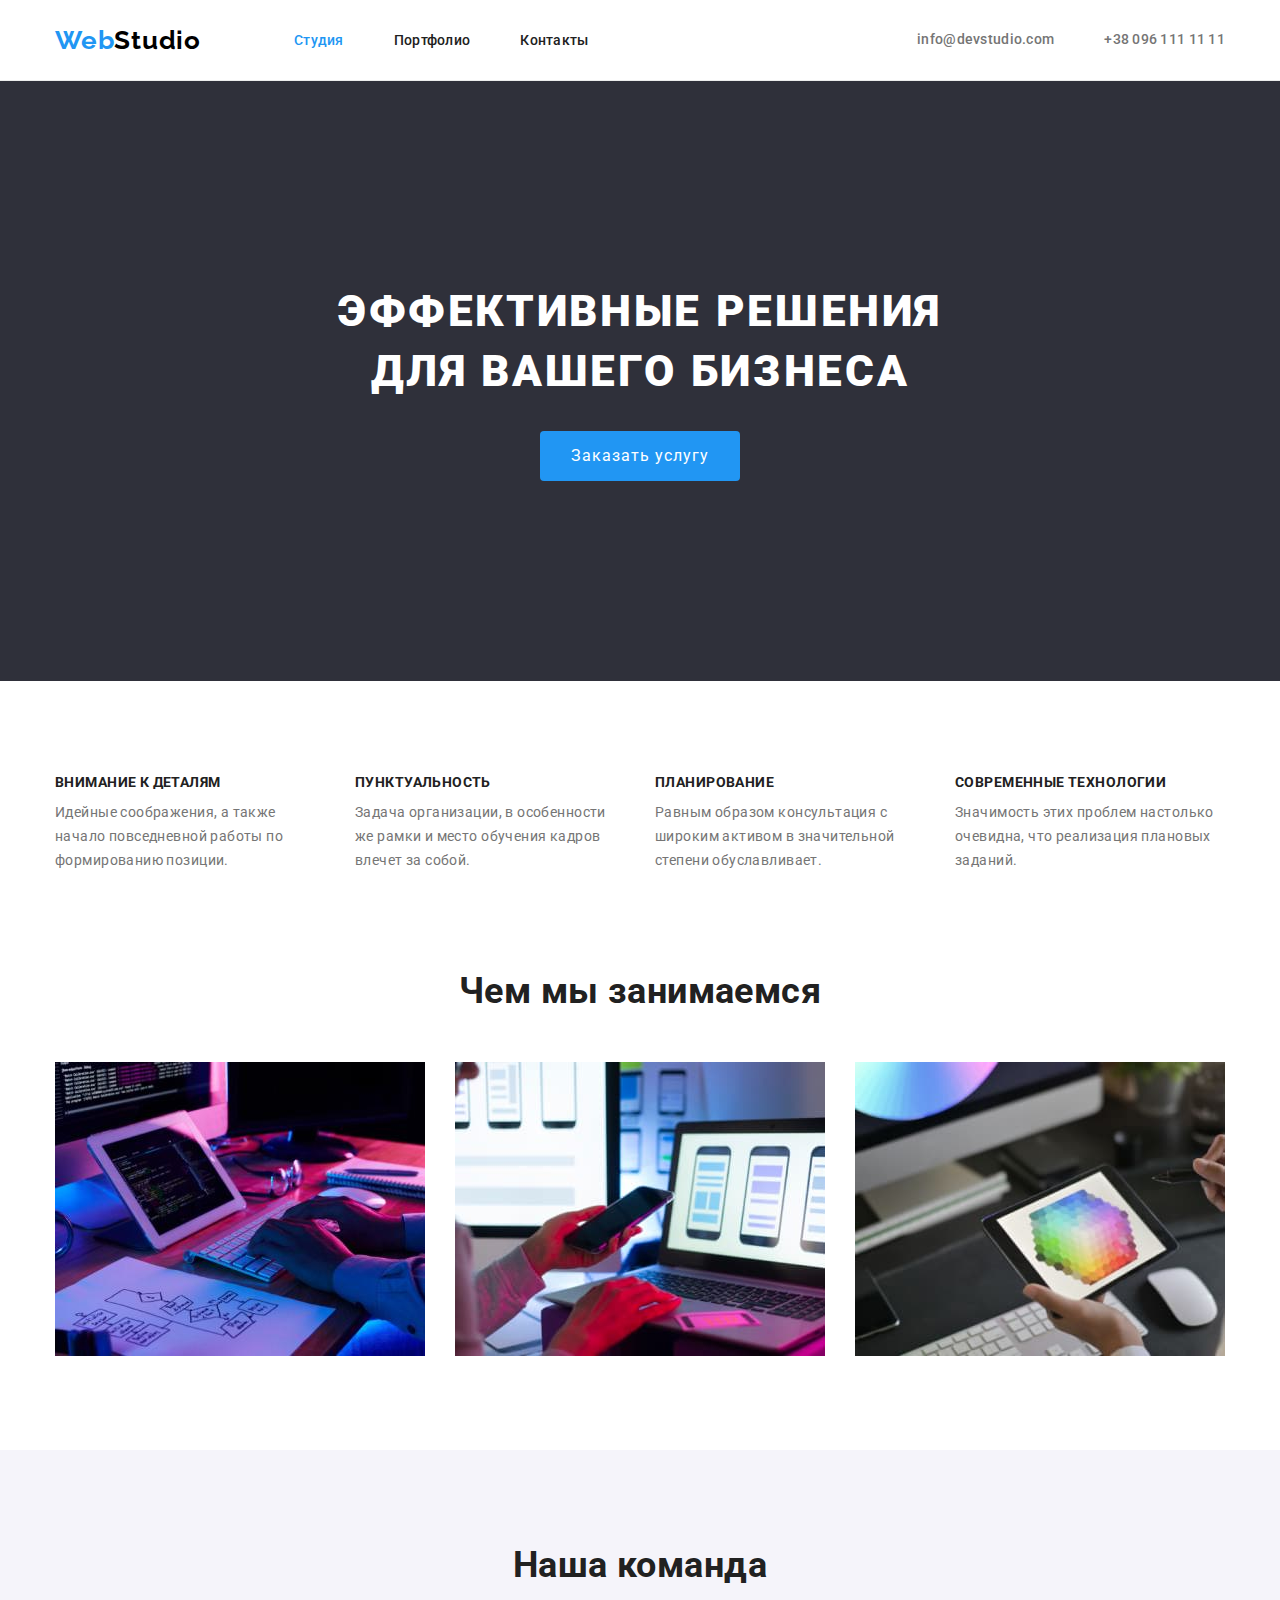
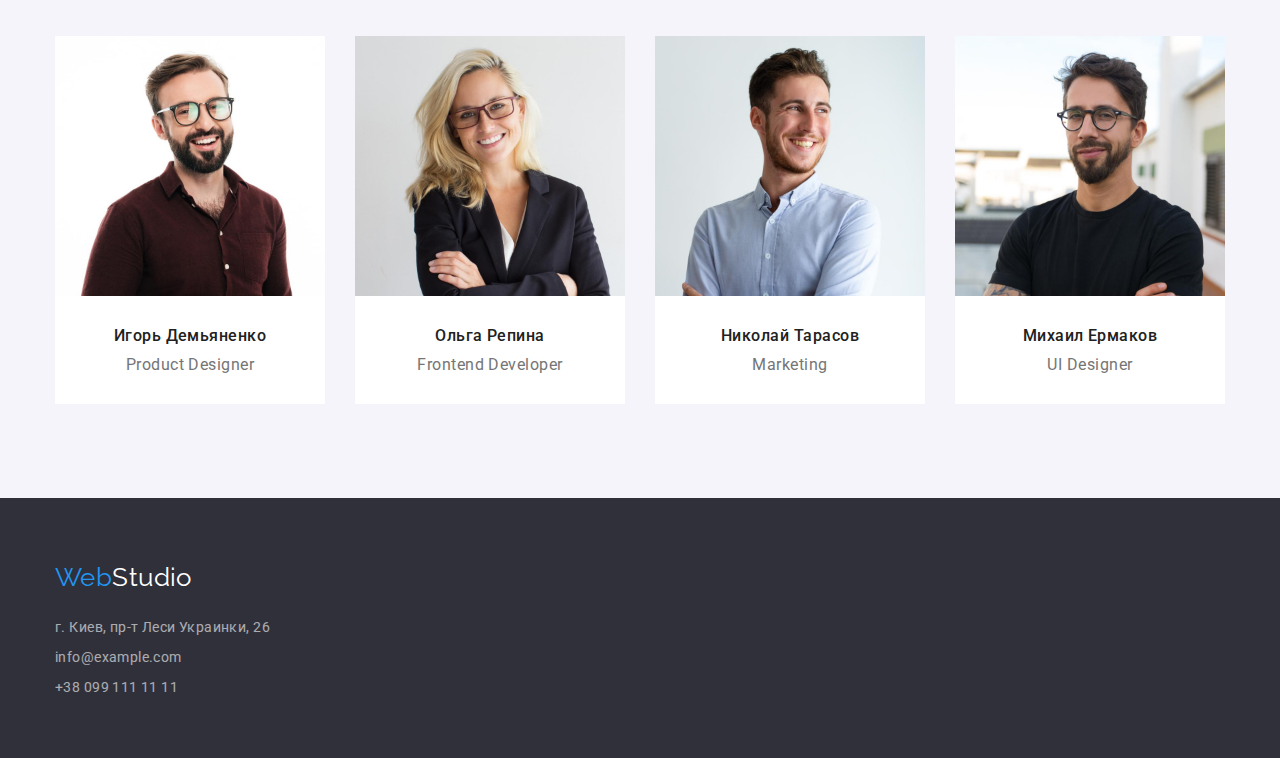
<file: index.html>
<!DOCTYPE html>
<html lang="ru">
<head>
    <meta charset="UTF-8">
    <meta http-equiv="X-UA-Compatible" content="IE=edge">
    <meta name="viewport" content="width=device-width, initial-scale=1.0">
    <title>Home Work №3</title>
    
    <link rel="preconnect" href="https://fonts.googleapis.com">
    <link rel="preconnect" href="https://fonts.gstatic.com" crossorigin>
    <link href="https://fonts.googleapis.com/css2?family=Raleway:wght@700&family=Roboto:wght@400;500;700;900&display=swap"
        rel="stylesheet">
    
    <link rel="stylesheet" href="https://cdnjs.cloudflare.com/ajax/libs/modern-normalize/1.1.0/modern-normalize.min.css">

    <link rel="stylesheet" href="./css/styles.css">
</head>
<body>
    <header class="header">
        <div class="container main-nav">
            <nav class="main-nav">
                <a href="./index.html" class="full-logo-header"><span class="logo">Web</span>Studio</a>
                <ul class="site-nav list">
                    <li class="item">
                        <a href="./index.html" class="link current">Студия</a>
                    </li>
                    <li class="item">
                        <a href="./portfolio.html" class="link">Портфолио</a>
                    </li>
                    <li class="item">
                        <a href="" class="link">Контакты</a>
                    </li>
                </ul>
            </nav>
            <ul class="contacts-nav list">
                <li class="item">
                    <a href="mailto:info@devstudio.com" class="contact">info@devstudio.com</a>
                </li>
                <li class="item">
                    <a href="tel:+380961111111" class="contact">+38 096 111 11 11</a>
                </li>
            </ul>
        </div>
    </header>
    <main>
        <section class="hero">
            <h1 class="hero-title">Эффективные решения для вашего бизнеса</h1>
            <button type="button" class="button">Заказать услугу</button>
        </section>
        <section class="section">
            <div class="container">  
                <h2 class="visually-hidden title">Принципы работы</h2>
                <ul class="content list">
                    <li class="content-item">
                        <h3 class="content-title">ВНИМАНИЕ К ДЕТАЛЯМ</h3>
                        <p class="content-text">Идейные соображения, а также начало повседневной работы по формированию позиции.</p>
                    </li>
                    <li class="content-item">
                        <h3 class="content-title">ПУНКТУАЛЬНОСТЬ</h3>
                        <p class="content-text">Задача организации, в особенности же рамки и место обучения кадров влечет за собой.</p>
                    </li>
                    <li class="content-item">
                        <h3 class="content-title">ПЛАНИРОВАНИЕ</h3>
                        <p class="content-text">Равным образом консультация с широким активом в значительной степени обуславливает.</p>
                    </li>
                    <li class="content-item">
                        <h3 class="content-title">СОВРЕМЕННЫЕ ТЕХНОЛОГИИ</h3>
                        <p class="content-text">Значимость этих проблем настолько очевидна, что реализация плановых заданий.</p>
                    </li>
                </ul>
            </div>
        </section>
        <section class="section work">
            <div class="container">
                <h2 class="title">Чем мы занимаемся</h2>
                <ul class="works list">
                    <li class="icon">
                        <img src="./images/box1.jpg" alt="Computer" width="370" height="294">
                    </li>
                    <li class="icon">
                        <img src="./images/box2.jpg" alt="Phone" width="370" height="294">
                    </li>
                    <li class="icon">
                        <img src="./images/box3.jpg" alt="Tablet" width="370" height="294">
                    </li>
                </ul>
            </div>
        </section>
        <section class="section team">
            <div class="container">
                <h2 class="title">Наша команда</h2>
                <ul class="team-persons list">
                    <li class="person">
                        <img src="./images/1.product-designer.jpg" alt="Игорь Демьяненко" width="270" height="260">
                        <h3 class="person-name">Игорь Демьяненко</h3>
                        <p class="specialty">Product Designer</p>
                    </li>
                    <li class="person">
                        <img src="./images/2.frontend-developer.jpg" alt="Ольга Репина" width="270" height="260">
                        <h3 class="person-name">Ольга Репина</h3>
                        <p class="specialty">Frontend Developer</p>
                    </li>
                    <li class="person">
                        <img src="./images/3.marketing.jpg" alt="Николай Тарасов" width="270" height="260">
                        <h3 class="person-name">Николай Тарасов</h3>
                        <p class="specialty">Marketing</p>
                    </li>
                    <li class="person">
                        <img src="./images/4.ui-designer.jpg" alt="Михаил Ермаков" width="270" height="260">
                        <h3 class="person-name">Михаил Ермаков</h3>
                        <p class="specialty">UI Designer</p>
                    </li>
                </ul>
            </div>
        </section>
    </main>
    <footer class="footer">
        <div class="container">
            <a href="#" class="full-logo-footer"><span class="logo">Web</span>Studio</a>
            <address class="address">
                <ul class="location-list list">
                    <li class="location">
                        <a href="#" class="address-link">г. Киев, пр-т Леси Украинки, 26</a>
                    </li>
                    <li class="location">
                        <a href="mailto:info@example.com" class="address-link">info@example.com</a>
                    </li>
                    <li class="location">
                        <a href="tel:+380991111111" class="address-link">+38 099 111 11 11</a>
                    </li>
                </ul>
            </address>
        </div>
    </footer>
</body>
</html>
</file>
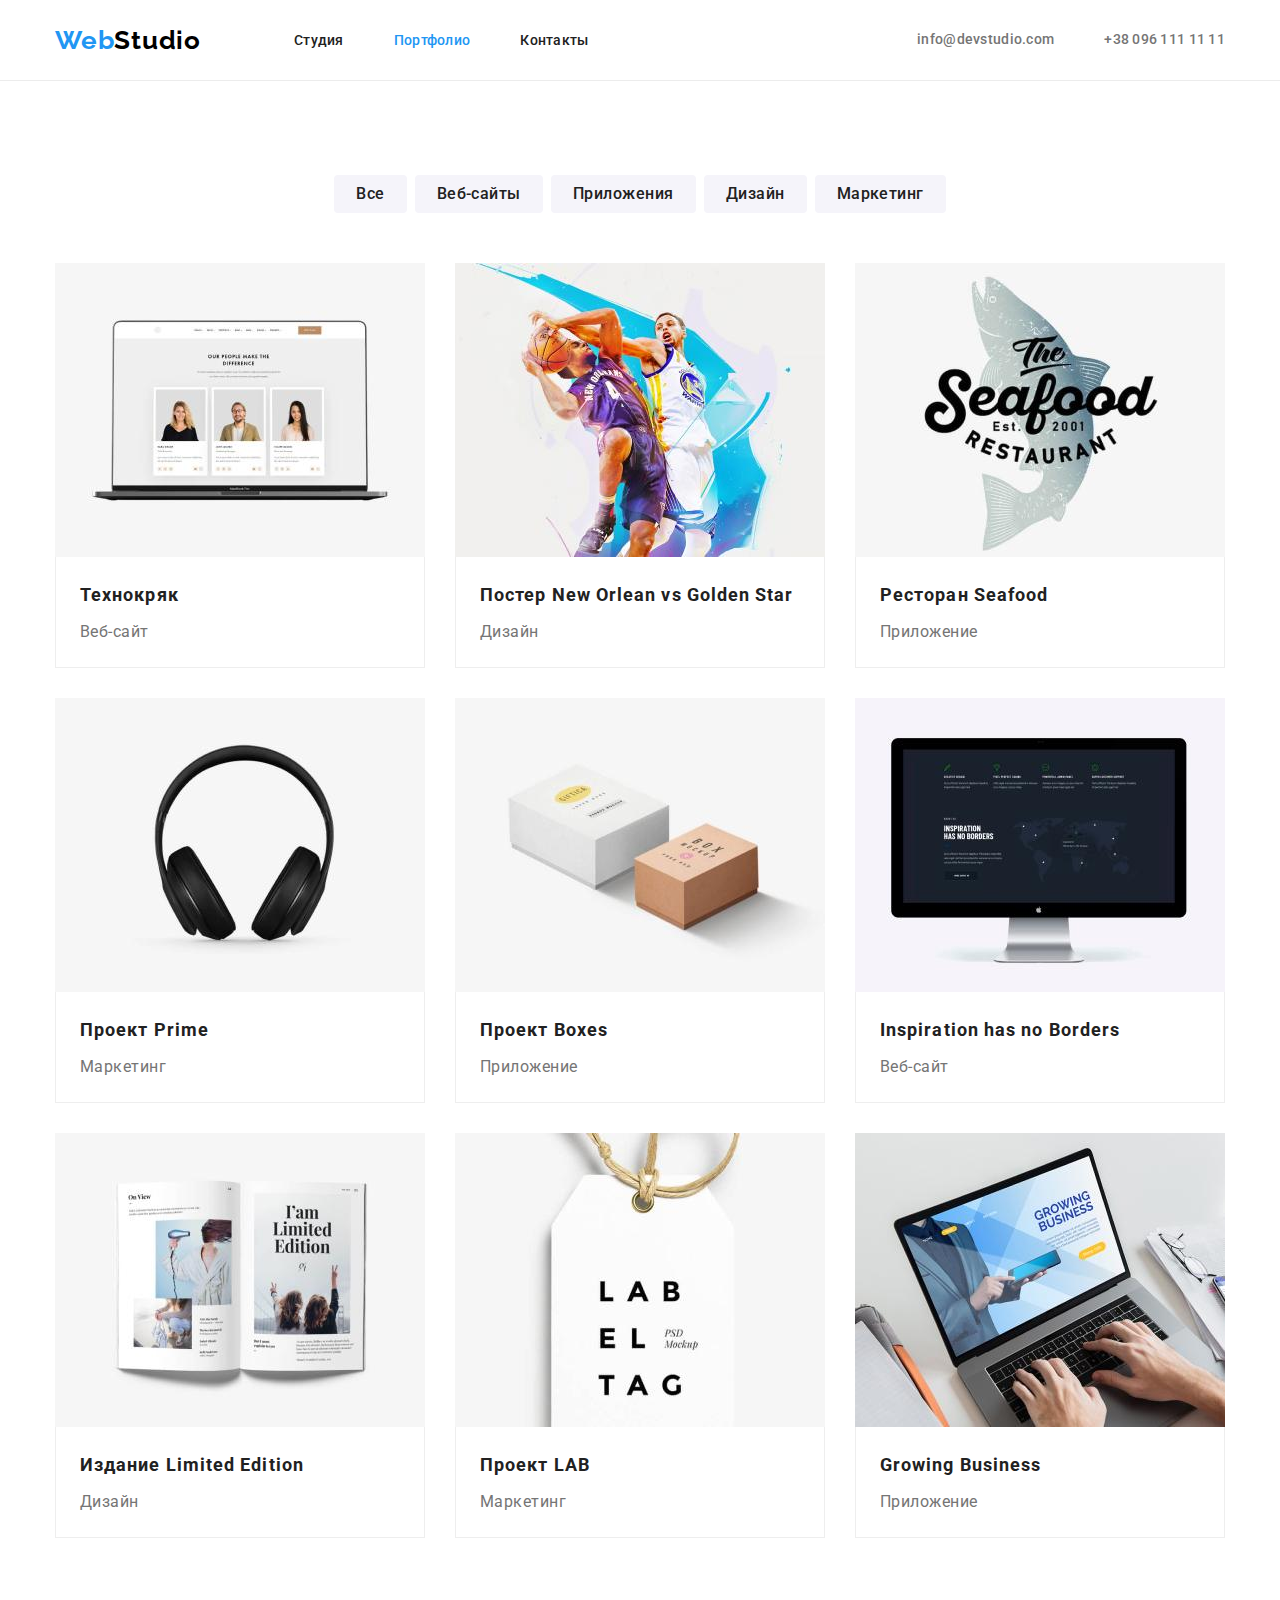
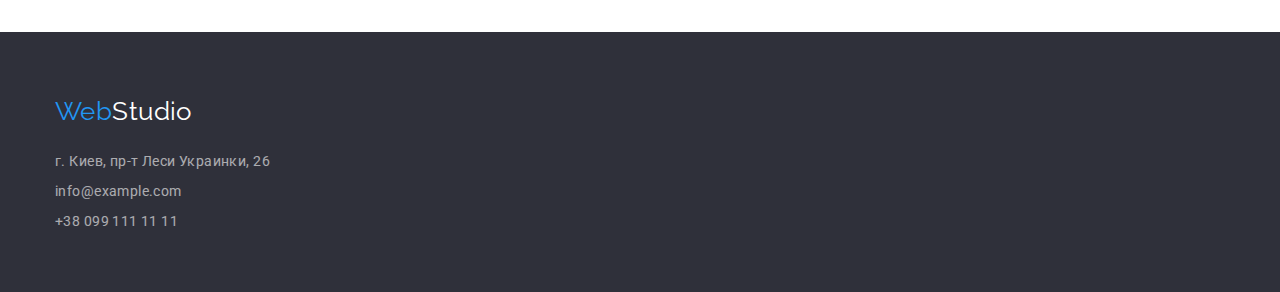
<file: portfolio.html>
<!DOCTYPE html>
<html lang="ru">
<head>
    <meta charset="UTF-8">
    <meta http-equiv="X-UA-Compatible" content="IE=edge">
    <meta name="viewport" content="width=device-width, initial-scale=1.0">
    <title>Portfolio</title>
    
    <link rel="preconnect" href="https://fonts.googleapis.com">
    <link rel="preconnect" href="https://fonts.gstatic.com" crossorigin>
    <link href="https://fonts.googleapis.com/css2?family=Raleway:wght@700&family=Roboto:wght@400;500;700;900&display=swap"
        rel="stylesheet">
    
    <link rel="stylesheet" href="https://cdnjs.cloudflare.com/ajax/libs/modern-normalize/1.1.0/modern-normalize.min.css">

    <link rel="stylesheet" href="./css/styles.css">
</head>
<body>
    <header class="header">
        <div class="container main-nav">
            <nav class="main-nav">
                <a href="./index.html" class="full-logo-header"><span class="logo">Web</span>Studio</a>
                <ul class="site-nav list">
                    <li class="item">
                        <a href="./index.html" class="link">Студия</a>
                    </li >
                    <li class="item">
                        <a href="./portfolio.html" class="link current">Портфолио</a>
                    </li>
                    <li class="item">
                        <a href="" class="link">Контакты</a>
                    </li>
                </ul>
            </nav>
            <ul class="contacts-nav list">
                <li class="item">
                    <a href="mailto:info@devstudio.com" class="contact">info@devstudio.com</a>
                </li>
                <li class="item">
                    <a href="tel:+380961111111" class="contact">+38 096 111 11 11</a>
                </li>
            </ul>
        </div>
    </header>
    <main>
        <section class="section">
            <div class="container">
                <h1 class="visually-hidden title">Портфолио</h1>
                <ul class="buttons-nav list">
                    <li class="button-item">
                        <button type="button" class="button-link">Все</button>
                    </li>
                    <li class="button-item">
                        <button type="button" class="button-link">Веб-сайты</button>
                    </li>
                    <li class="button-item">
                        <button type="button" class="button-link">Приложения</button>
                    </li>
                    <li class="button-item">
                        <button type="button" class="button-link">Дизайн</button>
                    </li>
                    <li class="button-item">
                        <button type="button" class="button-link">Маркетинг</button>
                    </li>
                </ul>
                <ul class="projects list">
                    <li class="project-description">
                        <img src="./images/portfolio1.jpg" alt="Технокряк" width="370" height="294">
                        <div class="description">
                            <h2 class="img-text">Технокряк</h2>
                            <p class="paragraph">Веб-сайт</p>
                        </div>
                    </li>
                    <li class="project-description">
                        <img src="./images/portfolio2.jpg" alt="Постер New Orlean vs Golden Star" width="370" height="294">
                        <div class="description">
                            <h2 class="img-text">Постер New Orlean vs Golden Star</h2>
                            <p class="paragraph">Дизайн</p>
                        </div>
                    </li>
                    <li class="project-description">
                        <img src="./images/portfolio3.jpg" alt="Ресторан Seafood" width="370" height="294">
                        <div class="description">
                            <h2 class="img-text">Ресторан Seafood</h2>
                            <p class="paragraph">Приложение</p>
                        </div>
                    </li>
                    <li class="project-description">
                        <img src="./images/portfolio4.jpg" alt="Проект Prime" width="370" height="294">
                        <div class="description">
                            <h2 class="img-text">Проект Prime</h2>
                            <p class="paragraph">Маркетинг</p>
                        </div>
                    </li>
                    <li class="project-description">
                        <img src="./images/portfolio5.jpg" alt="Проект Boxes" width="370" height="294">
                        <div class="description">
                            <h2 class="img-text">Проект Boxes</h2>
                            <p class="paragraph">Приложение</p>
                        </div>
                    </li>
                    <li class="project-description">
                        <img src="./images/portfolio6.jpg" alt="Inspiration has no Borders" width="370" height="294">
                        <div class="description">
                            <h2 class="img-text">Inspiration has no Borders</h2>
                            <p class="paragraph">Веб-сайт</p>
                        </div>
                    </li>
                    <li class="project-description">
                        <img src="./images/portfolio7.jpg" alt="Издание Limited Edition" width="370" height="294">
                        <div class="description">
                            <h2 class="img-text">Издание Limited Edition</h2>
                            <p class="paragraph">Дизайн</p>
                        </div>
                    </li>
                    <li class="project-description">
                        <img src="./images/portfolio8.jpg" alt="Проект LAB" width="370" height="294">
                        <div class="description">
                            <h2 class="img-text">Проект LAB</h2>
                            <p class="paragraph">Маркетинг</p>
                        </div>
                    </li>
                    <li class="project-description">
                        <img src="./images/portfolio9.jpg" alt="Growing Business" width="370" height="294">
                        <div class="description">
                            <h2 class="img-text">Growing Business</h2>
                            <p class="paragraph">Приложение</p>
                        </div>
                    </li>
                </ul>
            </div>
        </section>
    </main>
    <footer class="footer-portfolio-page">
        <div class="container">
            <a href="#" class="full-logo-footer"><span class="logo">Web</span>Studio</a>
            <address class="address">
                <ul class="location-list list">
                    <li class="location">
                        <a href="#" class="address-link">г. Киев, пр-т Леси Украинки, 26</a>
                    </li>
                    <li class="location">
                        <a href="mailto:info@example.com" class="address-link">info@example.com</a>
                    </li>
                    <li class="location">
                        <a href="tel:+380991111111" class="address-link">+38 099 111 11 11</a>
                    </li>
                </ul>
            </address>
        </div>
    </footer>
</body>
</html>
</file>
<file: css/styles.css>
html {
    box-sizing: border-box;
}

*,
*::before;
*::after {
    box-sizing: inherit;
}

h1,
h2,
h3,
h4,
h5,
h6,
p {
    margin: 0;
}

(ul) */ .list {
    list-style: none;
    padding-left: 0;
    margin: 0;
}

.link {
    text-decoration: none;
    color: inherit;
}

img {
    display: block;
    max-width: 100%;
    height: auto;
}


address {
    font-style: normal;
    /* or */
    font-style: inherit;
}

/*Fonts*/
@font-face {
    font-family: 'Raleway';
    src: local('Raleway') url('../fonts/Raleway-Bold.ttf') format('truetype');
    font-weight: 700;
    font-style: 26px;
    font-display: swap;
}

@font-face {
    font-family: 'Roboto';
    src: local('Roboto') url('../fonts/Roboto-Regular.ttf') format('truetype');
    font-weight: 400;
    font-style: normal;
    font-display: swap;
}

@font-face {
    font-family: 'Roboto';
    src: local('Roboto') url('../fonts/Roboto-Medium.ttf') format('truetype');
    font-weight: 500;
    font-style: normal;
    font-display: swap;
}

@font-face {
    font-family: 'Roboto';
    src: local('Roboto') url('../fonts/Roboto-Bold.ttf') format('truetype');
    font-weight: 700;
    font-style: normal;
    font-display: swap;
}

@font-face {
    font-family: 'Roboto';
    src: local('Roboto') url('../fonts/Roboto-Black.ttf') format('truetype');
    font-weight: 900;
    font-style: normal;
    font-display: swap;
}

:root {
    --color-accent: #2196F3;
    --color-background-primary: white;
    --color-text: #757575;
    --color-text-title: #212121;
    --color-second-fone: #F5F4FA;
    --color-hero: #2F303A;
    --color-logo: black;
    --font-family-primary: 'Roboto', sans-serif;
    --font-family-logo: 'Raleway', sans-serif;
}

.list {
    padding: 0;
    margin: 0;
    list-style: none;
}

body {
    font-family: var(--font-family-primary);
    font-size: 14px;
    line-height: 1.5;
    letter-spacing: 0.03em;
    color: var(--color-text);
    background-color: var(--color-background-primary);
}

.container {
    margin-left: auto;
    margin-right: auto;
    width: 1200px;
    padding-left: 15px;
    padding-right: 15px;
}

.main-nav {
    display: flex;
    align-items: center;
}

.header {
    color: var(--color-text-title);
    font-size: 14px;
    line-height: 1.14;
    font-weight: 500;
    letter-spacing: 0.02em;
    border-bottom: 1px solid #ECECEC;
    background-color: var(----color-background-primary-title);
}

.full-logo-header {
    font-family: var(--font-family-logo);
    color: var(--color-logo);
    font-size: 26px;
    line-height: 1.19;
    font-weight: 700;
    letter-spacing: 0.03em;
    text-decoration: none;
}

.logo {
    color: var(--color-accent);
}

.site-nav {
    display: flex;
    margin-left: 93px;
}

.site-nav .item + .item {
    margin-left: 50px;
}

.site-nav .link {
    display: block;
    padding-top: 32px;
    padding-bottom: 32px;

    color: var(--color-text-title);
    font-size: 14px;
    line-height: 1.15;
    text-decoration: none;
}

.site-nav .link.current {
    color: var(--color-accent);
}

.contacts-nav {
    display: flex;
    margin-left: auto;
}

.contacts-nav .item + .item {
    margin-left: 50px;
}

.contacts-nav .contact {
    color: var(--color-text);
    font-size: 14px;
    text-decoration: none;
}

.site-nav .link:hover,
.site-nav .link:focus {
    color: var(--color-accent);
}

.contacts-nav .contact:hover,
.contacts-nav .contact:focus {
    color: var(--color-accent);
}

.hero {
    background-color: var(--color-hero);
    text-align: center;
    padding: 200px 0;
}

.hero .hero-title {
    color: var(--color-background-primary);
}

.hero-title {
    max-width: 696px;
    margin: 0 auto 30px;
    font-weight: 900;
    letter-spacing: 0.06em;
    font-size: 44px;
    line-height: 1.364;
    text-transform: uppercase;
} 

.button {
    font-size: 16px;
    background-color: var(--color-accent);
    color: var(--color-background-primary);
    border: none;
    width: 200px;
    height: 50px;
    line-height: 30px;
    letter-spacing: 0.06em;
    border-radius: 4px;
}

.button:hover,
.button:focus {
    color: var(--color-second-fone);
}

.section {
    padding-top: 94px;
    padding-bottom: 94px;
} 

.visually-hidden {
   position: absolute;
    clip: rect(0 0 0 0) ;
    width: 1px;
    height: 1px;
    margin: -1px;
}

.work {
    padding-top: 0;
}

.title {
    color: var(--color-text-title);
    font-size: 36px;
    line-height: 1.167;
    text-align: center;
    margin-bottom: 50px;
}

.content {
    display: flex;
}

.content .content-item + .content-item {
    margin-left: 30px;
}

.content-title {
    color: var(--color-text-title);
    font-size: 14px;
    line-height: 1.14;
    font-weight: 700;
    margin-bottom: 10px;
}

.content-text {
    display: block;
    width: 270px;
    height: 75px;

    color: var(--color-text);
    font-size: 14px;
    line-height: 1.71;
}

.works {
    display: flex;
}

.works .icon + .icon {
    margin-left: 30px;
}

.team {
    background-color: var(--color-second-fone);
    padding-top: 94px;
    padding-bottom: 94px;
}

.team-persons {
    display: flex;
}

.team-persons .person + .person {
    margin-left: 30px;
}

.person {
    background-color: var(--color-background-primary);
}

.person-name {
    text-align: center;
    color: var(--color-text-title);
    font-size: 16px;
    line-height: 1.19;
    font-weight: 500;
    letter-spacing: 0.03em;
    margin-top: 30px;
    margin-bottom: 10px;
}

.specialty {
    margin-bottom: 30px;
    font-weight: 400;
    font-size: 16px;
    line-height: 1.19;
    text-align: center;
    letter-spacing: 0.03em;
}

/*Footer*/
.footer {
    padding-top: 60px;
    padding-bottom: 60px;
    background-color: var(--color-hero);
}

.full-logo-footer {
    font-family: var(--font-family-logo);
    color: var(--color-background-primary);
    font-size: 26px;
    text-decoration: none;
}

.logo {
    color: var(--color-accent);
}

.address {
    margin-top: 20px;
}

.location-list .location + .location {
    margin-top: 9px;
}


.address .address-link {
    color: var(--color-background-primary);
    opacity: 0.6;
    text-decoration: none;
    letter-spacing: 0.03em;
}

.address .address-link:hover,
.address .address-link:focus {
    color: var(--color-background-primary);
    opacity: 1.0;
}

/* Portfolio page */

.header-portfolio-page {
    color: var(--color-text-title);
    font-size: 14px;
    line-height: 1.14;
    font-weight: 500;
    letter-spacing: 0.02em;
    background-color: var(----color-background-primary-title);
    margin-bottom: 94px;
}

.buttons-nav {
    display: flex;
    justify-content: center;
    margin-bottom: 50px;
}

.buttons-nav .button-item + .button-item {
    margin-left: 8px;
}

.button-link {
    background-color: var(--color-second-fone);
    color: var(--color-text-title);
    border-radius: 4px;
    text-align: center;
    border: none;
    padding: 6px 22px;
    font-size: 16px;
    line-height: 1.625;
    font-weight: 500;
    letter-spacing: 0.03em;
}

.buttons-nav .button-link:hover,
.buttons-nav .button-link:focus {
    background-color: var(--color-accent);
    color: var(--color-background-primary);
}

.projects {
    display: flex;
    flex-wrap: wrap;
}

.project-description {
    width: 370px;
    margin-right: 30px;
    margin-bottom: 30px;
}

.project-description:nth-child(3n) {
    margin-right: 0;
}

.project-description:nth-last-child(-n +3) {
    margin-bottom: 0;
}

.description {
    padding: 20px 24px;
    border-bottom: 1px solid #EEEEEE;
    border-left: 1px solid #EEEEEE;
    border-right: 1px solid #EEEEEE;
}

.img-text {
    color: var(--color-text-title);
    font-size: 18px;
    line-height: 2;
    font-weight: 700;
    letter-spacing: 0.06em;
}

.paragraph {
    margin-top: 4px;
    font-weight: 400;
    font-size: 16px;
    line-height: 1.875;
    letter-spacing: 0.03em;
    color: var(--color-text);
}

.footer-portfolio-page {
    background-color: var(--color-hero);
    padding-top: 60px;
    padding-bottom: 60px;
}
</file>
